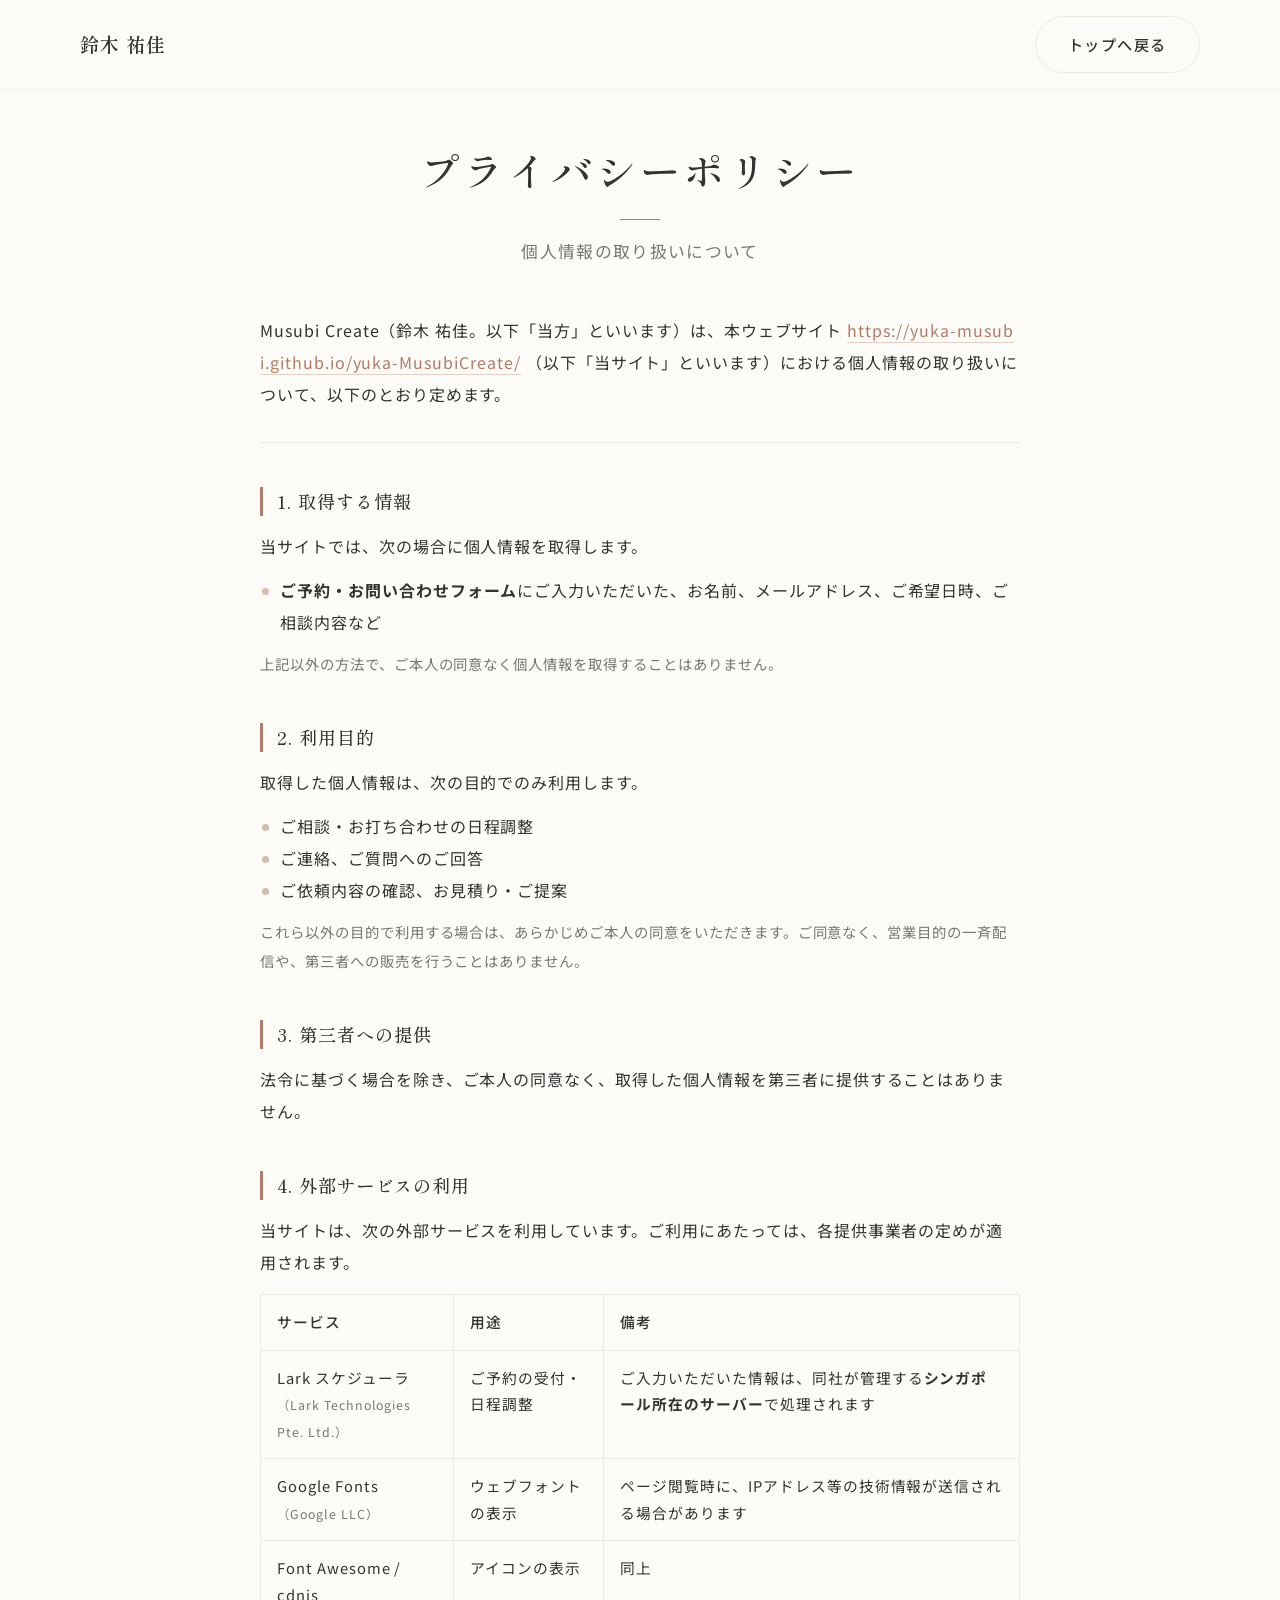
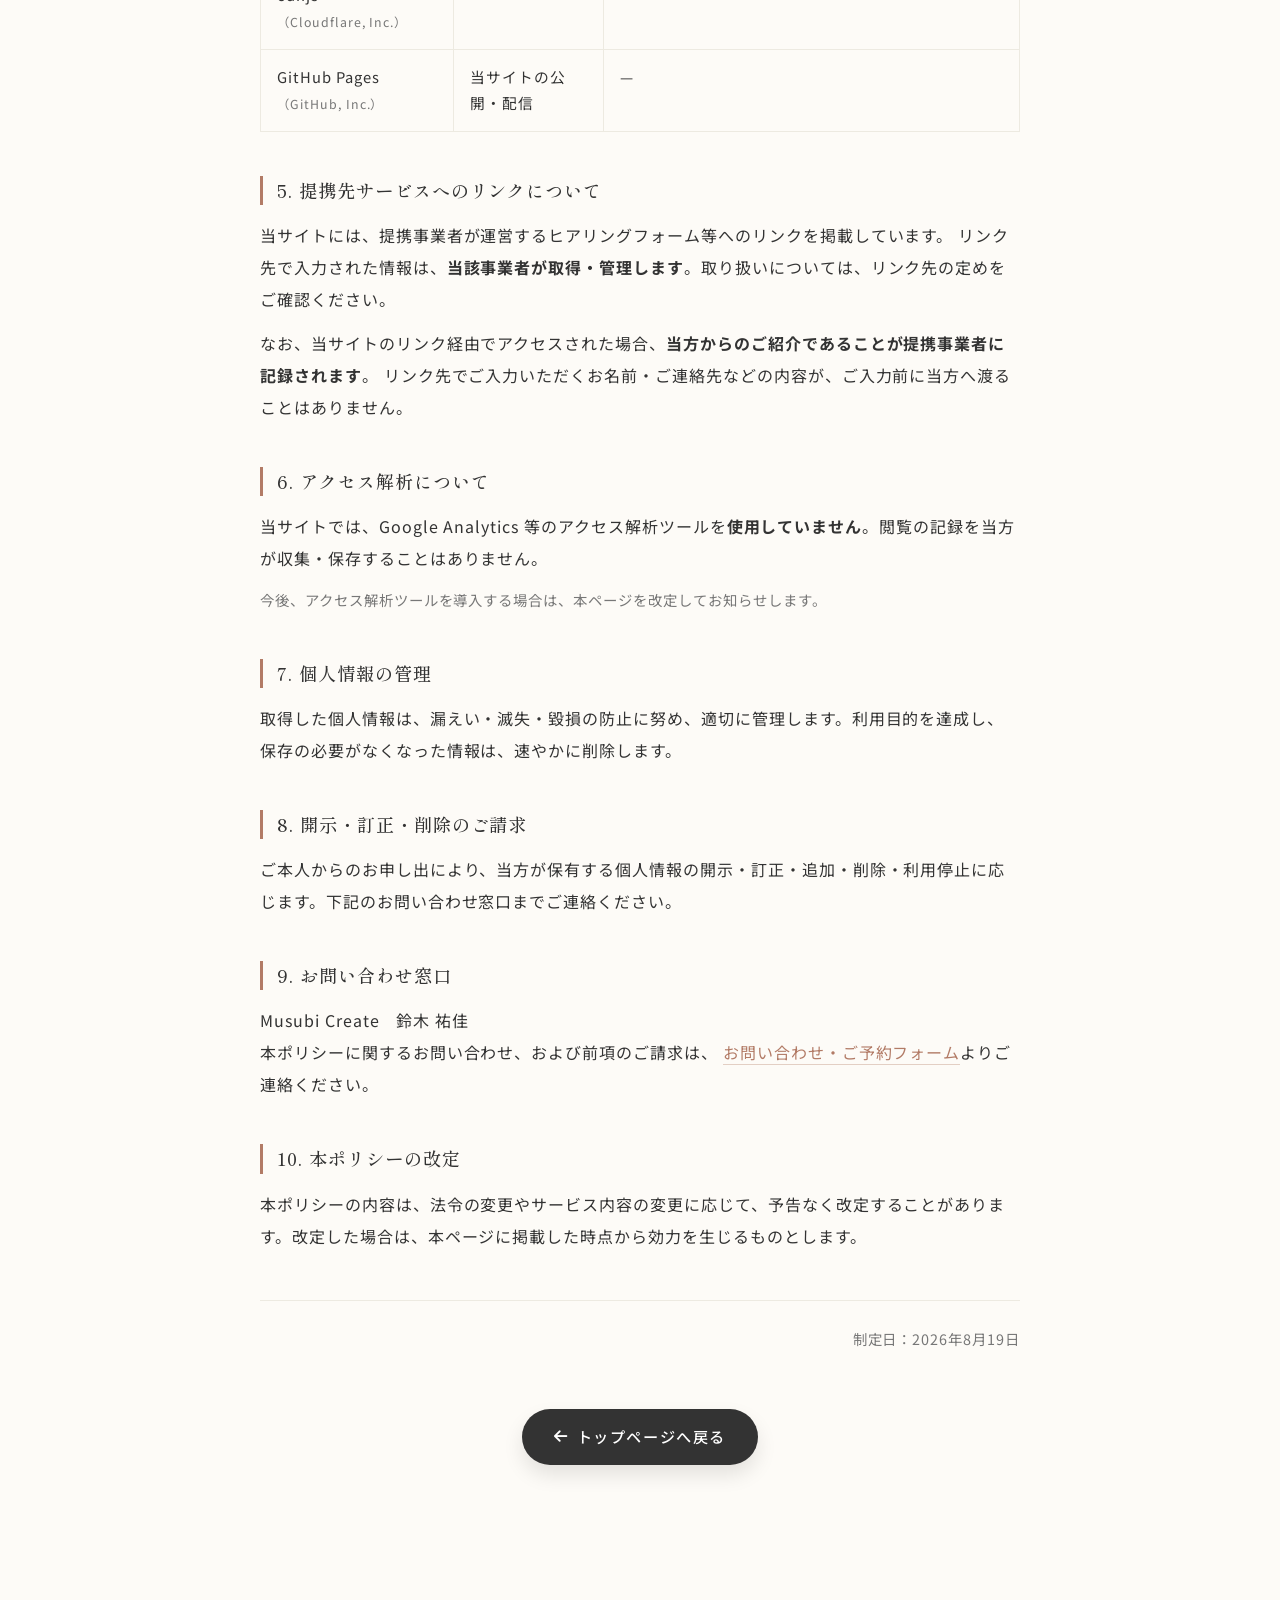
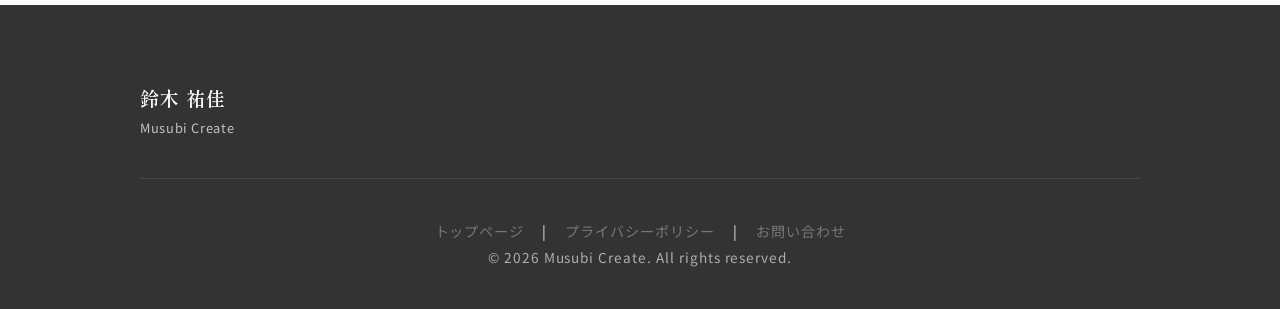
<file: privacy.html>
<!DOCTYPE html>
<html lang="ja">

<head>
    <meta charset="UTF-8">
    <meta name="viewport" content="width=device-width, initial-scale=1.0">
    <title>プライバシーポリシー｜鈴木 祐佳（Musubi Create）</title>
    <meta name="description" content="Musubi Create（鈴木 祐佳）のプライバシーポリシー。当サイトで取得する個人情報の項目・利用目的・外部サービスの利用・お問い合わせ窓口について記載しています。">
    <meta name="robots" content="index, follow">
    <!-- Google Fonts -->
    <link rel="preconnect" href="https://fonts.googleapis.com">
    <link rel="preconnect" href="https://fonts.gstatic.com" crossorigin>
    <link
        href="https://fonts.googleapis.com/css2?family=Noto+Sans+JP:wght@300;400;500;700&family=Shippori+Mincho:wght@400;500;600;700&display=swap"
        rel="stylesheet">
    <!-- FontAwesome -->
    <link rel="stylesheet" href="https://cdnjs.cloudflare.com/ajax/libs/font-awesome/6.5.1/css/all.min.css">
    <link rel="stylesheet" href="./styles.css">
</head>

<body>

    <!-- Header -->
    <header class="site-header">
        <div class="header-container">
            <div class="header-left">
                <a href="./" class="logo-text">鈴木 祐佳</a>
            </div>
            <a href="./" class="btn btn-outline header-cta">トップへ戻る</a>
        </div>
    </header>

    <main>
        <section class="legal-page section-spacing">
            <div class="container">
                <h1 class="section-title">プライバシーポリシー</h1>
                <p class="section-subtitle text-center">個人情報の取り扱いについて</p>

                <div class="legal-body">
                    <p class="legal-intro">
                        Musubi Create（鈴木 祐佳。以下「当方」といいます）は、本ウェブサイト
                        <a href="https://yuka-musubi.github.io/yuka-MusubiCreate/">https://yuka-musubi.github.io/yuka-MusubiCreate/</a>
                        （以下「当サイト」といいます）における個人情報の取り扱いについて、以下のとおり定めます。
                    </p>

                    <h2>1. 取得する情報</h2>
                    <p>当サイトでは、次の場合に個人情報を取得します。</p>
                    <ul>
                        <li><strong>ご予約・お問い合わせフォーム</strong>にご入力いただいた、お名前、メールアドレス、ご希望日時、ご相談内容など</li>
                    </ul>
                    <p class="legal-note">上記以外の方法で、ご本人の同意なく個人情報を取得することはありません。</p>

                    <h2>2. 利用目的</h2>
                    <p>取得した個人情報は、次の目的でのみ利用します。</p>
                    <ul>
                        <li>ご相談・お打ち合わせの日程調整</li>
                        <li>ご連絡、ご質問へのご回答</li>
                        <li>ご依頼内容の確認、お見積り・ご提案</li>
                    </ul>
                    <p class="legal-note">これら以外の目的で利用する場合は、あらかじめご本人の同意をいただきます。ご同意なく、営業目的の一斉配信や、第三者への販売を行うことはありません。</p>

                    <h2>3. 第三者への提供</h2>
                    <p>法令に基づく場合を除き、ご本人の同意なく、取得した個人情報を第三者に提供することはありません。</p>

                    <h2>4. 外部サービスの利用</h2>
                    <p>当サイトは、次の外部サービスを利用しています。ご利用にあたっては、各提供事業者の定めが適用されます。</p>
                    <div class="legal-table-wrap">
                        <table class="legal-table">
                            <thead>
                                <tr>
                                    <th>サービス</th>
                                    <th>用途</th>
                                    <th>備考</th>
                                </tr>
                            </thead>
                            <tbody>
                                <tr>
                                    <td>Lark スケジューラ<br><small>（Lark Technologies Pte. Ltd.）</small></td>
                                    <td>ご予約の受付・日程調整</td>
                                    <td>ご入力いただいた情報は、同社が管理する<strong>シンガポール所在のサーバー</strong>で処理されます</td>
                                </tr>
                                <tr>
                                    <td>Google Fonts<br><small>（Google LLC）</small></td>
                                    <td>ウェブフォントの表示</td>
                                    <td>ページ閲覧時に、IPアドレス等の技術情報が送信される場合があります</td>
                                </tr>
                                <tr>
                                    <td>Font Awesome / cdnjs<br><small>（Cloudflare, Inc.）</small></td>
                                    <td>アイコンの表示</td>
                                    <td>同上</td>
                                </tr>
                                <tr>
                                    <td>GitHub Pages<br><small>（GitHub, Inc.）</small></td>
                                    <td>当サイトの公開・配信</td>
                                    <td>—</td>
                                </tr>
                            </tbody>
                        </table>
                    </div>

                    <h2>5. 提携先サービスへのリンクについて</h2>
                    <p>
                        当サイトには、提携事業者が運営するヒアリングフォーム等へのリンクを掲載しています。
                        リンク先で入力された情報は、<strong>当該事業者が取得・管理します</strong>。取り扱いについては、リンク先の定めをご確認ください。
                    </p>
                    <p>
                        なお、当サイトのリンク経由でアクセスされた場合、<strong>当方からのご紹介であることが提携事業者に記録されます</strong>。
                        リンク先でご入力いただくお名前・ご連絡先などの内容が、ご入力前に当方へ渡ることはありません。
                    </p>

                    <h2>6. アクセス解析について</h2>
                    <p>当サイトでは、Google Analytics 等のアクセス解析ツールを<strong>使用していません</strong>。閲覧の記録を当方が収集・保存することはありません。</p>
                    <p class="legal-note">今後、アクセス解析ツールを導入する場合は、本ページを改定してお知らせします。</p>

                    <h2>7. 個人情報の管理</h2>
                    <p>取得した個人情報は、漏えい・滅失・毀損の防止に努め、適切に管理します。利用目的を達成し、保存の必要がなくなった情報は、速やかに削除します。</p>

                    <h2>8. 開示・訂正・削除のご請求</h2>
                    <p>ご本人からのお申し出により、当方が保有する個人情報の開示・訂正・追加・削除・利用停止に応じます。下記のお問い合わせ窓口までご連絡ください。</p>

                    <h2>9. お問い合わせ窓口</h2>
                    <p>
                        Musubi Create　鈴木 祐佳<br>
                        本ポリシーに関するお問い合わせ、および前項のご請求は、
                        <a href="./#booking">お問い合わせ・ご予約フォーム</a>よりご連絡ください。
                    </p>

                    <h2>10. 本ポリシーの改定</h2>
                    <p>本ポリシーの内容は、法令の変更やサービス内容の変更に応じて、予告なく改定することがあります。改定した場合は、本ページに掲載した時点から効力を生じるものとします。</p>

                    <p class="legal-date">制定日：2026年8月19日</p>
                </div>

                <div class="legal-back">
                    <a href="./" class="btn btn-primary"><i class="fa-solid fa-arrow-left" style="margin-right:8px;"></i>トップページへ戻る</a>
                </div>
            </div>
        </section>
    </main>

    <!-- Footer -->
    <footer class="site-footer">
        <div class="container">
            <div class="footer-content">
                <div class="footer-logo">
                    <span class="logo-text">鈴木 祐佳 <br><small>Musubi Create</small></span>
                </div>
            </div>
            <div class="footer-links">
                <a href="./">トップページ</a>
                <span class="footer-sep">|</span>
                <a href="./privacy.html">プライバシーポリシー</a>
                <span class="footer-sep">|</span>
                <a href="./#booking">お問い合わせ</a>
            </div>
            <div class="copyright">
                <p>&copy; 2026 Musubi Create. All rights reserved.</p>
            </div>
        </div>
    </footer>
</body>

</html>
</file>
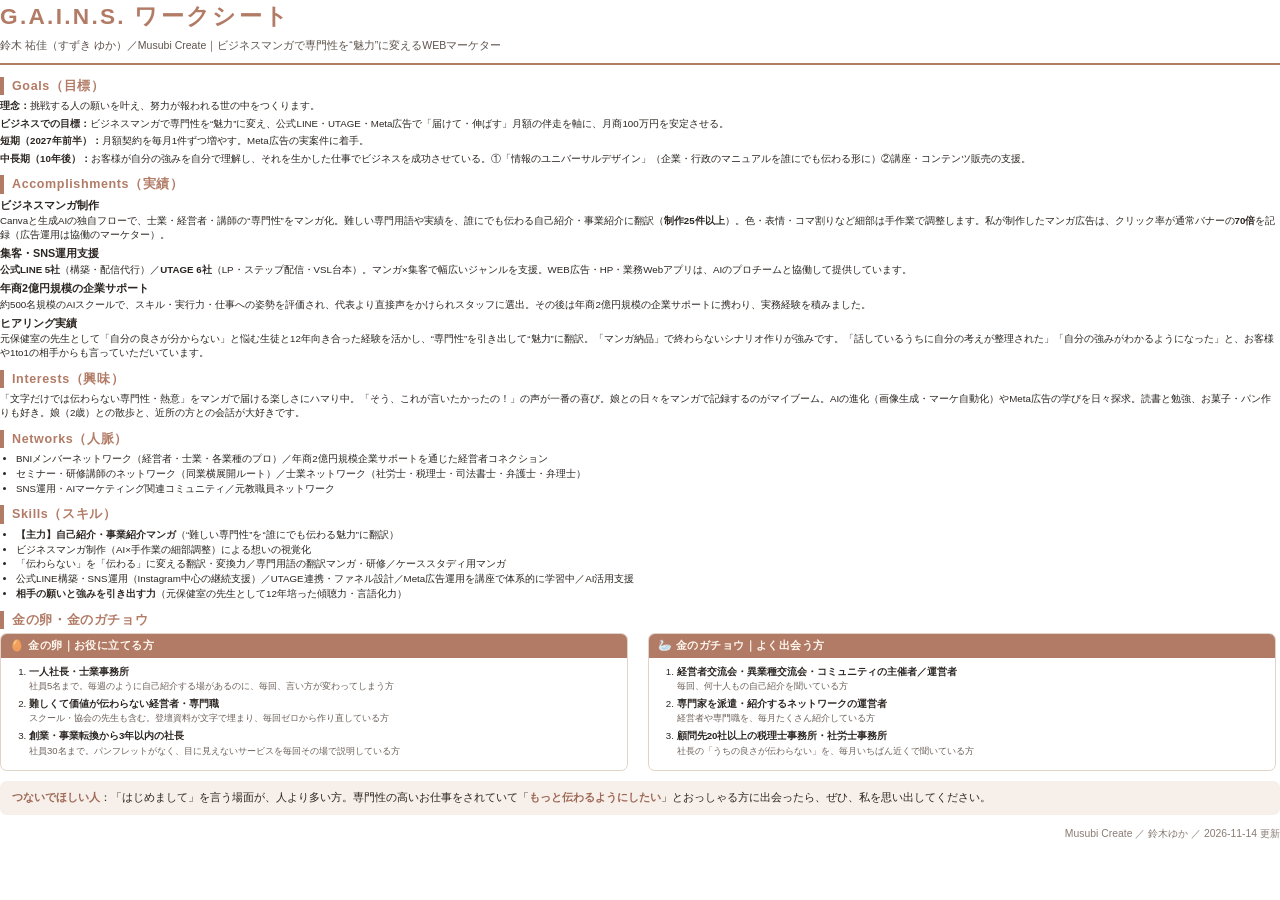
<file: _gains/GAINS.html>
<!DOCTYPE html>
<html lang="ja">
<head>
<meta charset="utf-8">
<title>G.A.I.N.S. ワークシート｜鈴木ゆか</title>
<style>
  @page { size: A4 portrait; margin: 10mm 12mm 8mm; }
  * { box-sizing: border-box; }
  body{
    margin:0; color:#2B2521;
    font-family:"Hiragino Kaku Gothic ProN","Yu Gothic",sans-serif;
    font-size:7.3pt; line-height:1.46;
    -webkit-print-color-adjust:exact; print-color-adjust:exact;
  }
  h1{ font-size:17pt; color:#B27B66; letter-spacing:.10em; margin:0 0 4pt; font-weight:700; }
  .byline{ font-size:7.9pt; color:#5E534C; margin:0 0 7pt; }
  .rule{ height:1.4pt; background:#B27B66; margin:0 0 9pt; }
  h2{
    font-size:9.4pt; color:#B27B66; margin:7pt 0 3pt; padding-left:6pt; 
    border-left:3.4pt solid #B27B66; letter-spacing:.05em; font-weight:700;
  }
  h2:first-of-type{ margin-top:0; }
  h3{ font-size:8.1pt; margin:3pt 0 0.5pt; font-weight:700; }
  p{ margin:0 0 2.5pt; }
  .lead b{ color:#2B2521; }
  ul{ margin:0; padding-left:12pt; }
  li{ margin-bottom:1.5pt; }
  .tight li{ margin-bottom:0.5pt; }

  .refer{ margin-top:3pt; font-size:0; }
  .refer-col{
    display:inline-block; vertical-align:top; width:49.1%; font-size:7.3pt;
    border:0.7pt solid #E0D3C7; border-radius:5pt; overflow:hidden;
    break-inside:avoid;
  }
  .refer-col + .refer-col{ margin-left:1.5%; }
  .refer-head{
    background:#B27B66; color:#FFF8F0; font-weight:700;
    font-size:8.2pt; padding:3pt 7pt; letter-spacing:.04em;
  }
  .refer-body{ padding:5pt 9pt 6pt; }
  .refer-body ol{ margin:0; padding-left:12pt; }
  .refer-body li{ margin-bottom:3pt; }
  .refer-body .who{ font-weight:700; }
  .refer-body .sign{ display:block; color:#6B5F57; font-size:7.1pt; line-height:1.5; }

  .trigger{
    margin-top:8pt; background:#F7EFE9; border-radius:5pt;
    padding:6pt 9pt; font-size:8.1pt; line-height:1.65; break-inside:avoid;
  }
  .trigger b{ color:#9D6855; }
  .foot{ margin-top:8pt; font-size:7.8pt; color:#8A7C73; text-align:right; }
</style>
</head>
<body>

<h1>G.A.I.N.S. ワークシート</h1>
<p class="byline">鈴木 祐佳（すずき ゆか）／Musubi Create｜ビジネスマンガで専門性を&ldquo;魅力&rdquo;に変えるWEBマーケター</p>
<div class="rule"></div>

<h2>Goals（目標）</h2>
<p class="lead"><b>理念：</b>挑戦する人の願いを叶え、努力が報われる世の中をつくります。</p>
<p class="lead"><b>ビジネスでの目標：</b>ビジネスマンガで専門性を&ldquo;魅力&rdquo;に変え、公式LINE・UTAGE・Meta広告で「届けて・伸ばす」月額の伴走を軸に、月商100万円を安定させる。</p>
<p class="lead"><b>短期（2027年前半）：</b>月額契約を毎月1件ずつ増やす。Meta広告の実案件に着手。</p>
<p class="lead"><b>中長期（10年後）：</b>お客様が自分の強みを自分で理解し、それを生かした仕事でビジネスを成功させている。①「情報のユニバーサルデザイン」（企業・行政のマニュアルを誰にでも伝わる形に）②講座・コンテンツ販売の支援。</p>

<h2>Accomplishments（実績）</h2>
<h3>ビジネスマンガ制作</h3>
<p>Canvaと生成AIの独自フローで、士業・経営者・講師の&ldquo;専門性&rdquo;をマンガ化。難しい専門用語や実績を、誰にでも伝わる自己紹介・事業紹介に翻訳（<b>制作25件以上</b>）。色・表情・コマ割りなど細部は手作業で調整します。私が制作したマンガ広告は、クリック率が通常バナーの<b>70倍</b>を記録（広告運用は協働のマーケター）。</p>
<h3>集客・SNS運用支援</h3>
<p><b>公式LINE 5社</b>（構築・配信代行）／<b>UTAGE 6社</b>（LP・ステップ配信・VSL台本）。マンガ×集客で幅広いジャンルを支援。WEB広告・HP・業務Webアプリは、AIのプロチームと協働して提供しています。</p>
<h3>年商2億円規模の企業サポート</h3>
<p>約500名規模のAIスクールで、スキル・実行力・仕事への姿勢を評価され、代表より直接声をかけられスタッフに選出。その後は年商2億円規模の企業サポートに携わり、実務経験を積みました。</p>
<h3>ヒアリング実績</h3>
<p>元保健室の先生として「自分の良さが分からない」と悩む生徒と12年向き合った経験を活かし、&ldquo;専門性&rdquo;を引き出して&ldquo;魅力&rdquo;に翻訳。「マンガ納品」で終わらないシナリオ作りが強みです。「話しているうちに自分の考えが整理された」「自分の強みがわかるようになった」と、お客様や1to1の相手からも言っていただいています。</p>

<h2>Interests（興味）</h2>
<p>「文字だけでは伝わらない専門性・熱意」をマンガで届ける楽しさにハマり中。「そう、これが言いたかったの！」の声が一番の喜び。娘との日々をマンガで記録するのがマイブーム。AIの進化（画像生成・マーケ自動化）やMeta広告の学びを日々探求。読書と勉強、お菓子・パン作りも好き。娘（2歳）との散歩と、近所の方との会話が大好きです。</p>

<h2>Networks（人脈）</h2>
<ul class="tight">
  <li>BNIメンバーネットワーク（経営者・士業・各業種のプロ）／年商2億円規模企業サポートを通じた経営者コネクション</li>
  <li>セミナー・研修講師のネットワーク（同業横展開ルート）／士業ネットワーク（社労士・税理士・司法書士・弁護士・弁理士）</li>
  <li>SNS運用・AIマーケティング関連コミュニティ／元教職員ネットワーク</li>
</ul>

<h2>Skills（スキル）</h2>
<ul class="tight">
  <li><b>【主力】自己紹介・事業紹介マンガ</b>（&ldquo;難しい専門性&rdquo;を&ldquo;誰にでも伝わる魅力&rdquo;に翻訳）</li>
  <li>ビジネスマンガ制作（AI×手作業の細部調整）による想いの視覚化</li>
  <li>「伝わらない」を「伝わる」に変える翻訳・変換力／専門用語の翻訳マンガ・研修／ケーススタディ用マンガ</li>
  <li>公式LINE構築・SNS運用（Instagram中心の継続支援）／UTAGE連携・ファネル設計／Meta広告運用を講座で体系的に学習中／AI活用支援</li>
  <li><b>相手の願いと強みを引き出す力</b>（元保健室の先生として12年培った傾聴力・言語化力）</li>
</ul>

<h2>金の卵・金のガチョウ</h2>
<div class="refer">
  <div class="refer-col">
    <div class="refer-head">🥚 金の卵｜お役に立てる方</div>
    <div class="refer-body">
      <ol>
        <li><span class="who">一人社長・士業事務所</span>
          <span class="sign">社員5名まで。毎週のように自己紹介する場があるのに、毎回、言い方が変わってしまう方</span></li>
        <li><span class="who">難しくて価値が伝わらない経営者・専門職</span>
          <span class="sign">スクール・協会の先生も含む。登壇資料が文字で埋まり、毎回ゼロから作り直している方</span></li>
        <li><span class="who">創業・事業転換から3年以内の社長</span>
          <span class="sign">社員30名まで。パンフレットがなく、目に見えないサービスを毎回その場で説明している方</span></li>
      </ol>
    </div>
  </div>
  <div class="refer-col">
    <div class="refer-head">🦢 金のガチョウ｜よく出会う方</div>
    <div class="refer-body">
      <ol>
        <li><span class="who">経営者交流会・異業種交流会・コミュニティの主催者／運営者</span>
          <span class="sign">毎回、何十人もの自己紹介を聞いている方</span></li>
        <li><span class="who">専門家を派遣・紹介するネットワークの運営者</span>
          <span class="sign">経営者や専門職を、毎月たくさん紹介している方</span></li>
        <li><span class="who">顧問先20社以上の税理士事務所・社労士事務所</span>
          <span class="sign">社長の「うちの良さが伝わらない」を、毎月いちばん近くで聞いている方</span></li>
      </ol>
    </div>
  </div>
</div>

<div class="trigger">
  <b>つないでほしい人</b>：「はじめまして」を言う場面が、人より多い方。専門性の高いお仕事をされていて「<b>もっと伝わるようにしたい</b>」とおっしゃる方に出会ったら、ぜひ、私を思い出してください。
</div>

<p class="foot">Musubi Create ／ 鈴木ゆか ／ 2026-11-14 更新</p>

</body>
</html>
</file>
<file: styles.css>
@charset "UTF-8";

/* =========================================================================
   Variables & Reset
   ========================================================================= */
:root {
    /* Colors */
    --bg-color: #FDFBF7;
    /* Very soft, bright beige */
    --bg-white: #FFFFFF;
    --text-main: #333333;
    /* Charcoal, softer than pure black */
    --text-light: #777777;
    /* Soft gray for meta text */
    --accent: #B27B66;
    /* Sophisticated soft terracotta/brown */
    --accent-hover: #9D6855;
    --border-color: #EDEAE1;

    /* Shadows - Spicato style: very soft, spread out */
    --shadow-soft: 0 20px 50px rgba(0, 0, 0, 0.04);
    --shadow-hover: 0 30px 60px rgba(0, 0, 0, 0.08);

    /* Typography */
    --font-heading: 'Shippori Mincho', serif;
    --font-body: 'Noto Sans JP', sans-serif;

    /* Border Radius */
    --radius-lg: 24px;
    --radius-md: 16px;
    --radius-sm: 8px;
}

* {
    margin: 0;
    padding: 0;
    box-sizing: border-box;
}

html {
    scroll-behavior: smooth;
}

body {
    font-family: var(--font-body);
    background-color: var(--bg-color);
    color: var(--text-main);
    line-height: 1.8;
    letter-spacing: 0.06em;
    -webkit-font-smoothing: antialiased;
    -moz-osx-font-smoothing: grayscale;
}

img {
    max-width: 100%;
    height: auto;
    display: block;
}

a {
    text-decoration: none;
    color: inherit;
    transition: all 0.3s ease;
}

/* =========================================================================
   Typography & Utilities
   ========================================================================= */
h1,
h2,
h3,
h4,
h5,
h6 {
    font-family: var(--font-heading);
    font-weight: 500;
    line-height: 1.5;
    color: var(--text-main);
}

.section-title {
    font-size: 2.5rem;
    text-align: center;
    position: relative;
    padding-bottom: 20px;
    margin-bottom: 16px;
    letter-spacing: 0.1em;
}

.section-title::after {
    content: '';
    position: absolute;
    bottom: 0;
    left: 50%;
    transform: translateX(-50%);
    width: 40px;
    height: 1px;
    background-color: var(--accent);
}

.section-subtitle {
    color: var(--text-light);
    font-size: 1.05rem;
    letter-spacing: 0.08em;
}

.subsection-title {
    font-size: 1.8rem;
    margin-bottom: 1rem;
}

.text-center {
    text-align: center;
}

.mb-2 {
    margin-bottom: 1rem;
}

.mb-4 {
    margin-bottom: 2rem;
}

.mb-5 {
    margin-bottom: 3rem;
}

.mb-6 {
    margin-bottom: 4rem;
}

.text-light {
    color: var(--text-light);
}

.mt-4 {
    margin-top: 2rem;
}

.mt-5 {
    margin-top: 3rem;
}

.mt-6 {
    margin-top: 4rem;
}

.bg-white {
    background-color: var(--bg-white);
}

.sp-only {
    display: none;
}

.shadow-soft {
    box-shadow: var(--shadow-soft);
    border-radius: var(--radius-lg);
}

.container {
    max-width: 1080px;
    margin: 0 auto;
    padding: 0 40px;
}

.section-spacing {
    padding: 140px 0;
}

/* =========================================================================
   Buttons
   ========================================================================= */
.btn {
    display: inline-flex;
    align-items: center;
    justify-content: center;
    padding: 14px 32px;
    border-radius: 50px;
    font-size: 0.95rem;
    font-weight: 500;
    letter-spacing: 0.1em;
    cursor: pointer;
    transition: all 0.3s ease;
}

.btn-primary {
    background-color: var(--text-main);
    color: #fff;
    box-shadow: 0 10px 20px rgba(0, 0, 0, 0.1);
}

.btn-primary:hover {
    background-color: var(--accent);
    transform: translateY(-2px);
    box-shadow: 0 15px 30px rgba(0, 0, 0, 0.15);
}

.btn-outline {
    border: 1px solid var(--border-color);
    background-color: transparent;
    color: var(--text-main);
}

.btn-outline:hover {
    border-color: var(--text-main);
    background-color: var(--text-main);
    color: #fff;
}

/* =========================================================================
   Header
   ========================================================================= */
.site-header {
    position: fixed;
    top: 0;
    left: 0;
    width: 100%;
    background-color: rgba(253, 251, 247, 0.9);
    backdrop-filter: blur(10px);
    -webkit-backdrop-filter: blur(10px);
    z-index: 1000;
    border-bottom: 1px solid rgba(0, 0, 0, 0.03);
    padding: 16px 0;
    transition: all 0.3s ease;
}

.header-container {
    max-width: 1200px;
    margin: 0 auto;
    padding: 0 40px;
    display: flex;
    justify-content: space-between;
    align-items: center;
}

.header-left {
    display: flex;
    align-items: center;
    gap: 12px;
}

.header-icon {
    width: 40px;
    height: 40px;
    border-radius: 50%;
    object-fit: cover;
    object-position: top center;
    /* Focus on the top to avoid cropping the head */
    border: 1px solid var(--border-color);
}

.logo-text {
    font-family: var(--font-heading);
    font-size: 1.2rem;
    font-weight: 600;
    letter-spacing: 0.05em;
}

.header-right {
    display: flex;
    align-items: center;
    gap: 24px;
}

.sns-links {
    display: flex;
    gap: 16px;
    align-items: center;
}

.sns-links a {
    display: flex;
    align-items: center;
    justify-content: center;
    width: 36px;
    height: 36px;
    border-radius: 50%;
    background-color: var(--bg-white);
    color: var(--text-main);
    border: 1px solid var(--border-color);
    font-size: 1.1rem;
}

.sns-links a:hover {
    color: #fff;
    background-color: var(--accent);
    border-color: var(--accent);
}

/* =========================================================================
   Hero Section
   ========================================================================= */
.hero {
    min-height: 100vh;
    display: flex;
    align-items: center;
    position: relative;
    padding-top: 80px;
    /* Offset for header */
}

.hero-inner {
    position: relative;
    z-index: 2;
    padding: 80px 40px;
    display: flex;
    flex-direction: column;
    align-items: center;
    justify-content: center;
    text-align: center;
    gap: 24px;
}

.hero-content {
    width: 100%;
    max-width: 100%;
    margin: 0 auto;
    text-align: center;
}

.hero-image {
    flex: 1;
    display: flex;
    justify-content: center;
    align-items: center;
    padding-top: 16px;
}

.hero-profile-wrapper {
    width: 100%;
    max-width: 460px;
    aspect-ratio: 1/1;
    border-radius: 50%;
    overflow: hidden;
    position: relative;
    box-shadow: var(--shadow-soft);
    background-color: var(--bg-color);
    /* Matches the main cream background */
    /* Use flex to align the image to the very bottom */
    display: flex;
    justify-content: center;
    align-items: flex-end;
}

.hero-profile-img {
    width: 100%;
    height: 96%;
    /* Strictly limit image height to 90% of the circle to prevent top cropping */
    object-fit: contain;
    object-position: bottom center;
    /* Force bottom alignment */
    mix-blend-mode: multiply;
    /* This removes the white background of the image to blend perfectly */
    transform: translateY(6px);
}

.hero-subtitle {
    font-size: 1.1rem;
    font-weight: 500;
    margin-bottom: 1.5rem;
    letter-spacing: 0.1em;
}

.hero-subtitle .highlight {
    color: var(--accent);
    font-family: var(--font-heading);
    font-size: 1.3rem;
}

.hero-title {
    font-size: clamp(2.5rem, 5.6vw, 4.4rem);
    line-height: 1.25;
    margin-bottom: 2.5rem;
    letter-spacing: 0.03em;
}

.hero-description {
    font-size: 1.15rem;
    color: var(--text-light);
    margin: 0 auto 3rem;
    max-width: 620px;
}

/* Flow Diagram in Hero */
.hero-flow-diagram {
    display: inline-flex;
    align-items: center;
    gap: 16px;
    background: var(--bg-white);
    padding: 16px 24px;
    border-radius: 100px;
    box-shadow: 0 10px 30px rgba(0, 0, 0, 0.03);
    margin-bottom: 1rem;
}

.flow-step {
    display: flex;
    align-items: center;
    gap: 8px;
}

.flow-icon {
    font-family: var(--font-heading);
    font-size: 0.85rem;
    color: var(--accent);
    font-weight: 600;
}

.flow-text {
    font-size: 1rem;
    font-weight: 500;
}

.flow-arrow {
    color: var(--border-color);
    font-size: 0.9rem;
}

.hero-bg-decoration {
    position: absolute;
    top: 0;
    right: 0;
    width: 45%;
    height: 100%;
    background: linear-gradient(135deg, #F8F4EC 0%, #FAF6F0 100%);
    border-bottom-left-radius: 40px;
    z-index: 1;
}

/* =========================================================================
   Intro Section
   ========================================================================= */
.intro-texts p {
    font-size: 1.15rem;
    margin-bottom: 1.5rem;
    color: var(--text-light);
}

.intro-texts .intro-lead {
    font-family: var(--font-heading);
    font-size: 1.6rem;
    color: var(--text-main);
    margin-bottom: 2rem;
}

/* Vision Images added below text */
.vision-images {
    display: flex;
    justify-content: center;
    gap: 40px;
    width: 100%;
    max-width: 900px;
    margin: 0 auto;
}

.vision-img-wrapper {
    flex: 1;
    max-width: 400px;
    border-radius: var(--radius-lg);
    overflow: hidden;
}

.vision-img-wrapper img {
    width: 100%;
    height: auto;
    object-fit: cover;
    transition: transform 0.4s ease;
}

.vision-img-wrapper:hover img {
    transform: scale(1.02);
}

/* =========================================================================
   Strengths / Cards
   ========================================================================= */
.card-grid {
    display: grid;
    grid-template-columns: repeat(2, 1fr);
    gap: 40px;
}

.card {
    background-color: var(--bg-color);
    padding: 48px;
    border-radius: var(--radius-lg);
    box-shadow: inset 0 0 0 1px var(--border-color);
    transition: all 0.4s ease;
}

.card:hover {
    background-color: var(--bg-white);
    box-shadow: var(--shadow-hover);
    transform: translateY(-5px);
}

.card-icon {
    width: 60px;
    height: 60px;
    border-radius: 50%;
    background-color: rgba(178, 123, 102, 0.1);
    color: var(--accent);
    display: flex;
    align-items: center;
    justify-content: center;
    font-size: 1.5rem;
    margin-bottom: 24px;
}

.card h3 {
    font-size: 1.3rem;
    margin-bottom: 16px;
    font-family: var(--font-heading);
}

.card p {
    color: var(--text-light);
    font-size: 1.2rem;
}

/* =========================================================================
   Service Flow & Manga Section
   ========================================================================= */
.process-wrapper {
    display: grid;
    grid-template-columns: repeat(3, 1fr);
    gap: 24px;
}

.process-item {
    background: var(--bg-white);
    border-radius: var(--radius-lg);
    padding: 40px 32px;
    box-shadow: var(--shadow-soft);
    position: relative;
    overflow: hidden;
    transition: transform 0.3s ease;
}

.process-item:hover {
    transform: translateY(-5px);
}

.process-header {
    display: flex;
    flex-direction: column;
    margin-bottom: 24px;
    border-bottom: 1px solid var(--border-color);
    padding-bottom: 16px;
}

.process-num {
    font-family: var(--font-heading);
    color: var(--accent);
    font-size: 1.2rem;
    font-weight: 600;
    margin-bottom: 8px;
}

.process-item h3 {
    font-size: 1.4rem;
}

.process-list {
    list-style: none;
}

.process-list li {
    position: relative;
    padding-left: 20px;
    margin-bottom: 12px;
    color: var(--text-light);
    font-size: 1.2rem;
}

.process-list li::before {
    content: '';
    position: absolute;
    left: 0;
    top: 10px;
    width: 6px;
    height: 6px;
    border-radius: 50%;
    background-color: var(--accent);
    opacity: 0.6;
}

.manga-grid {
    display: grid;
    grid-template-columns: repeat(2, 1fr);
    gap: 28px;
    max-width: 980px;
    margin: 0 auto;
}

.manga-card {
    overflow: hidden;
    background: var(--bg-white);
}

.manga-card img {
    width: 100%;
    height: auto;
    object-fit: contain;
    transition: transform 0.5s ease;
    cursor: zoom-in;
}

.manga-card:hover img {
    transform: scale(1.02);
}

.image-modal {
    position: fixed;
    inset: 0;
    background: rgba(0, 0, 0, 0.78);
    display: none;
    align-items: center;
    justify-content: center;
    z-index: 3000;
    padding: 24px;
}

.image-modal.is-open {
    display: flex;
}

.image-modal img {
    max-width: min(1200px, 95vw);
    max-height: 90vh;
    width: auto;
    height: auto;
    border-radius: 12px;
    box-shadow: 0 20px 50px rgba(0, 0, 0, 0.35);
}

.image-modal-close {
    position: absolute;
    top: 20px;
    right: 24px;
    width: 44px;
    height: 44px;
    border: none;
    border-radius: 50%;
    background: rgba(255, 255, 255, 0.2);
    color: #fff;
    font-size: 1.8rem;
    line-height: 1;
    cursor: pointer;
}

.image-modal-close:hover {
    background: rgba(255, 255, 255, 0.34);
}

/* =========================================================================
   Voices Section
   ========================================================================= */
.voices-grid {
    display: flex;
    flex-direction: column;
    gap: 30px;
}

.voice-card {
    background: var(--bg-color);
    padding: 40px;
}

.voice-header {
    border-bottom: 1px solid var(--border-color);
    padding-bottom: 20px;
    margin-bottom: 20px;
}

.voice-title {
    font-family: var(--font-heading);
    font-size: 1.4rem;
    color: var(--accent);
    margin-bottom: 10px;
    line-height: 1.5;
}

.voice-client {
    font-weight: 600;
    color: var(--text-main);
    font-size: 1.05rem;
}

.voice-details {
    background: var(--bg-white);
    padding: 20px;
    border-radius: var(--radius-sm);
    margin-bottom: 20px;
    border-left: 4px solid var(--accent);
}

.voice-details p {
    margin-bottom: 8px;
    font-size: 1.2rem;
}

.voice-details p:last-child {
    margin-bottom: 0;
}

.voice-body p {
    margin-bottom: 1rem;
    font-size: 1.2rem;
}

.voice-body p:last-child {
    margin-bottom: 0;
}

.voice-body strong {
    color: var(--accent);
}

/* =========================================================================
   Portfolio Link Section
   ========================================================================= */
.portfolio-link-section {
    background-color: var(--bg-soft);
}

/* =========================================================================
   Profile Section
   ========================================================================= */
.profile-card {
    background: var(--bg-white);
    display: flex;
    overflow: hidden;
    border-radius: var(--radius-lg);
}

.profile-card-vertical {
    flex-direction: column;
}

.profile-card-vertical .profile-image-col {
    flex: none;
    width: 100%;
    padding: 0 48px 48px 48px;
    height: auto;
    min-height: 400px;
}

.profile-card-vertical .profile-main-img {
    width: 100%;
    height: 100%;
    object-fit: contain;
    /* Ensure the whole image is visible without cropping */
    border-radius: var(--radius-lg);
}

.profile-image-col {
    flex: 0 0 45%;
    position: relative;
}

.profile-main-img {
    width: 100%;
    height: 100%;
    object-fit: cover;
}

.profile-info-col {
    flex: 1;
    padding: 60px 48px;
}

.profile-role {
    font-size: 1.15rem;
    color: var(--accent);
    letter-spacing: 0.1em;
    display: block;
    margin-bottom: 8px;
}

.profile-name {
    font-size: 2.25rem;
    margin-bottom: 4px;
}

.profile-name span {
    font-family: var(--font-body);
    font-size: 1.15rem;
    color: var(--text-light);
    font-weight: 400;
    margin-left: 12px;
    letter-spacing: 0.05em;
}

.profile-yago {
    font-size: 1.25rem;
    color: var(--text-light);
    margin-bottom: 32px;
}

.profile-list {
    display: grid;
    gap: 24px;
}

.profile-list dt {
    font-weight: 600;
    font-family: var(--font-heading);
    color: var(--text-main);
    font-size: 1.25rem;
    margin-bottom: 8px;
    border-bottom: 1px solid var(--border-color);
    padding-bottom: 4px;
    display: inline-block;
}

.profile-list dd {
    color: var(--text-light);
    font-size: 1.2rem;
    line-height: 1.8;
    margin-left: 0;
}

/* =========================================================================
   Booking / Scheduler
   ========================================================================= */
.booking-lead {
    font-size: 1.15rem;
    color: var(--text-light);
}

.scheduler-container {
    background: var(--bg-white);
    border-radius: var(--radius-lg);
    overflow: hidden;
    margin: 0 auto;
    max-width: 900px;
}

/* =========================================================================
   Footer
   ========================================================================= */
.site-footer {
    background-color: var(--text-main);
    color: #ffffff;
    padding: 80px 0 40px;
}

.footer-content {
    display: flex;
    justify-content: space-between;
    align-items: center;
    border-bottom: 1px solid rgba(255, 255, 255, 0.1);
    padding-bottom: 40px;
    margin-bottom: 40px;
}

.footer-logo {
    display: flex;
    align-items: center;
    gap: 16px;
}

.footer-icon {
    width: 48px;
    height: 48px;
    border-radius: 50%;
    object-fit: cover;
    object-position: top center;
    /* Focus on the top to avoid cropping the head */
    border: 1px solid rgba(255, 255, 255, 0.2);
}

.footer-logo .logo-text {
    color: #ffffff;
    line-height: 1.4;
}

.footer-logo small {
    font-family: var(--font-body);
    font-weight: 400;
    font-size: 0.8rem;
    opacity: 0.7;
    letter-spacing: 0.05em;
}

.footer-sns a {
    background-color: rgba(255, 255, 255, 0.1);
    border-color: transparent;
    color: #fff;
}

.footer-sns a:hover {
    background-color: var(--accent);
}

.copyright {
    text-align: center;
    font-size: 0.85rem;
    opacity: 0.6;
}

/* =========================================================================
   Responsive Adjustments
   ========================================================================= */
@media (max-width: 992px) {
    .hero-inner {
        flex-direction: column;
        text-align: center;
        gap: 60px;
    }

    .hero-title {
        font-size: 3.4rem;
    }

    .hero-profile-wrapper {
        max-width: 420px;
    }

    .hero-flow-diagram {
        justify-content: center;
    }

    .vision-images {
        flex-direction: column;
        align-items: center;
        gap: 30px;
    }

    .vision-img-wrapper {
        max-width: 100%;
    }

    .card-grid {
        grid-template-columns: 1fr;
    }

    .process-wrapper {
        grid-template-columns: 1fr;
    }

    .manga-grid {
        grid-template-columns: 1fr;
    }

    .profile-card {
        flex-direction: column;
    }

    .profile-image-col {
        flex: none;
        height: auto;
        min-height: 350px;
    }

    .hero-bg-decoration {
        width: 30%;
    }
}

@media (max-width: 768px) {
    html {
        font-size: 81.25%;
    }

    .container {
        padding: 0 24px;
    }

    .section-spacing {
        padding: 80px 0;
    }

    .sp-only {
        display: block;
    }

    .header-container {
        padding: 0 24px;
    }

    .header-cta {
        display: none;
    }

    /* Hide button on mobile header to save space */
    .sns-links {
        gap: 8px;
    }

    .sns-links a {
        width: 32px;
        height: 32px;
        font-size: 1rem;
    }

    .hero {
        padding-top: 100px;
        text-align: center;
    }

    .hero-inner {
        padding: 40px 0;
    }

    .hero-bg-decoration {
        display: none;
    }

    .hero-title {
        font-size: 2.6rem;
    }

    /* Keep larger typography on PC, but restore original sizing on mobile */
    .profile-role {
        font-size: 0.9rem;
    }

    .profile-name {
        font-size: 2rem;
    }

    .profile-name span {
        font-size: 0.9rem;
    }

    .profile-yago {
        font-size: 1rem;
    }

    .profile-list dt {
        font-size: 1rem;
    }

    .profile-list dd {
        font-size: 0.95rem;
    }

    .card p {
        font-size: 0.95rem;
    }

    .process-list li {
        font-size: 0.95rem;
    }

    .voice-details p {
        font-size: 0.95rem;
    }

    .voice-body p {
        font-size: 1rem;
    }

    .hero-profile-wrapper {
        max-width: 320px;
    }

    .hero-flow-diagram {
        flex-direction: column;
        border-radius: 24px;
        padding: 24px;
        width: 100%;
    }

    .flow-arrow {
        transform: rotate(90deg);
        margin: 8px 0;
    }

    .card {
        padding: 32px 24px;
    }

    .profile-card-vertical .profile-image-col {
        padding: 0 24px 40px 24px;
    }

    .profile-info-col {
        padding: 40px 24px;
    }

    .footer-content {
        flex-direction: column;
        gap: 32px;
        text-align: center;
    }

    .footer-logo {
        flex-direction: column;
    }
}

/* Simple fade-in animation base class (JS could toggle .visible or use intersection observer later if needed) */
.fade-in {
    animation: fadeIn 1s ease forwards;
}

@keyframes fadeIn {
    from {
        opacity: 0;
        transform: translateY(20px);
    }

    to {
        opacity: 1;
        transform: translateY(0);
    }
}

/* =========================================================================
   My Story (Manga) Section
   ========================================================================= */
.my-story {
    background: linear-gradient(180deg, var(--bg-color) 0%, #FAF6EE 100%);
    position: relative;
    overflow: hidden;
}

.story-catch {
    text-align: center;
    margin: 40px auto 56px;
    max-width: 700px;
}

.story-catch-headline {
    font-family: var(--font-heading);
    font-size: 1.9rem;
    font-weight: 600;
    color: var(--text-main);
    letter-spacing: 0.12em;
    line-height: 1.7;
    margin-bottom: 24px;
    position: relative;
    display: inline-block;
}

.story-catch-headline::before,
.story-catch-headline::after {
    content: '';
    position: absolute;
    top: 50%;
    width: 40px;
    height: 1px;
    background-color: var(--accent);
    opacity: 0.5;
}

.story-catch-headline::before {
    left: -56px;
}

.story-catch-headline::after {
    right: -56px;
}

.story-catch-sub {
    font-size: 1.02rem;
    color: var(--text-light);
    line-height: 2;
    letter-spacing: 0.08em;
}

.story-catch-sub .emph {
    color: var(--accent);
    font-weight: 600;
    border-bottom: 2px solid rgba(178, 123, 102, 0.25);
    padding: 0 2px;
}

/* Manga panel stack */
.manga-stack {
    max-width: 620px;
    margin: 0 auto;
    display: flex;
    flex-direction: column;
    gap: 32px;
}

.manga-panel {
    position: relative;
    background: var(--bg-white);
    border-radius: var(--radius-md);
    box-shadow: var(--shadow-soft);
    overflow: hidden;
    cursor: zoom-in;
    transition: transform 0.4s ease, box-shadow 0.4s ease;
}

.manga-panel:hover {
    transform: translateY(-4px);
    box-shadow: var(--shadow-hover);
}

.manga-panel img {
    width: 100%;
    height: auto;
    display: block;
}

.manga-caption {
    position: absolute;
    bottom: 12px;
    right: 16px;
    background: rgba(0, 0, 0, 0.55);
    color: #fff;
    padding: 4px 12px;
    border-radius: 999px;
    font-size: 0.78rem;
    letter-spacing: 0.1em;
    pointer-events: none;
}

/* Story Video */
.story-video {
    max-width: 720px;
    margin: 56px auto 0;
    text-align: center;
}

.story-video-intro {
    font-family: var(--font-heading);
    font-size: 1.1rem;
    color: var(--text-main);
    margin-bottom: 18px;
    letter-spacing: 0.06em;
    line-height: 1.7;
}

.story-video-btn {
    margin-bottom: 28px;
}

.story-video-wrapper {
    position: relative;
    aspect-ratio: 16 / 9;
    background: #000;
    border-radius: var(--radius-md);
    box-shadow: var(--shadow-soft);
    overflow: hidden;
}

.story-video-wrapper video {
    width: 100%;
    height: 100%;
    display: block;
    object-fit: cover;
}

/* YouTube-style play button overlay (initial state only) */
.video-play-overlay {
    position: absolute;
    inset: 0;
    display: flex;
    align-items: center;
    justify-content: center;
    background: rgba(0, 0, 0, 0.18);
    border: 0;
    cursor: pointer;
    padding: 0;
    transition: opacity 0.3s ease, background 0.3s ease;
}

.video-play-overlay:hover {
    background: rgba(0, 0, 0, 0.28);
}

.video-play-overlay.hidden {
    opacity: 0;
    pointer-events: none;
}

.play-icon {
    width: 84px;
    height: 84px;
    border-radius: 50%;
    background: rgba(220, 30, 30, 0.92); /* YouTube-like red */
    box-shadow: 0 6px 24px rgba(0, 0, 0, 0.35);
    display: flex;
    align-items: center;
    justify-content: center;
    transition: transform 0.2s ease, background 0.2s ease;
}

.play-icon::before {
    content: '';
    width: 0;
    height: 0;
    border-style: solid;
    border-width: 16px 0 16px 26px;
    border-color: transparent transparent transparent #fff;
    margin-left: 6px; /* visual centering of triangle */
}

.video-play-overlay:hover .play-icon {
    transform: scale(1.08);
    background: rgba(220, 30, 30, 1);
}

/* Story CTA */
.story-cta {
    text-align: center;
    margin-top: 56px;
    padding: 32px 24px;
}

.story-cta-text {
    font-family: var(--font-heading);
    font-size: 1.2rem;
    color: var(--text-main);
    margin-bottom: 24px;
    letter-spacing: 0.08em;
    line-height: 1.8;
}

/* Mobile adjustments */
@media (max-width: 768px) {
    .story-catch-headline {
        font-size: 1.45rem;
    }

    .story-catch-headline::before,
    .story-catch-headline::after {
        display: none;
    }

    .story-catch-sub {
        font-size: 0.95rem;
    }

    .manga-stack {
        gap: 20px;
    }

    .story-video {
        margin-top: 36px;
    }

    .story-video-intro {
        font-size: 0.95rem;
    }

    .play-icon {
        width: 64px;
        height: 64px;
    }

    .play-icon::before {
        border-width: 12px 0 12px 20px;
        margin-left: 5px;
    }

    .story-cta-text {
        font-size: 1.05rem;
    }
}

/* Mobile-only line break (shown only on mobile screens) */
.mobile-only {
    display: none;
}

@media (max-width: 768px) {
    .mobile-only {
        display: inline;
    }
}

/* Clickable / zoomable image cursor hint */
.clickable-image {
    cursor: zoom-in;
    transition: transform 0.3s ease, box-shadow 0.3s ease, opacity 0.3s ease;
}

.clickable-image:hover {
    opacity: 0.92;
    transform: translateY(-2px);
}

/* =========================================================================
   Lightbox (Manga Enlarged View)
   ========================================================================= */
.lightbox {
    position: fixed;
    inset: 0;
    background: rgba(20, 15, 10, 0.92);
    display: none;
    align-items: center;
    justify-content: center;
    z-index: 9999;
    padding: 20px;
    animation: lightboxFadeIn 0.25s ease;
}

.lightbox.active {
    display: flex;
}

@keyframes lightboxFadeIn {
    from { opacity: 0; }
    to { opacity: 1; }
}

.lightbox-img {
    max-width: 92vw;
    max-height: 88vh;
    width: auto;
    height: auto;
    border-radius: var(--radius-md);
    box-shadow: 0 20px 60px rgba(0, 0, 0, 0.6);
    object-fit: contain;
    animation: lightboxZoomIn 0.3s ease;
}

@keyframes lightboxZoomIn {
    from { transform: scale(0.94); opacity: 0; }
    to { transform: scale(1); opacity: 1; }
}

.lightbox-close,
.lightbox-prev,
.lightbox-next {
    position: absolute;
    background: rgba(255, 255, 255, 0.12);
    color: #fff;
    border: 1px solid rgba(255, 255, 255, 0.25);
    cursor: pointer;
    font-size: 1.8rem;
    line-height: 1;
    width: 52px;
    height: 52px;
    border-radius: 50%;
    display: flex;
    align-items: center;
    justify-content: center;
    transition: background 0.2s ease, transform 0.2s ease;
    backdrop-filter: blur(6px);
    -webkit-backdrop-filter: blur(6px);
}

.lightbox-close:hover,
.lightbox-prev:hover,
.lightbox-next:hover {
    background: rgba(255, 255, 255, 0.25);
    transform: scale(1.05);
}

.lightbox-close {
    top: 24px;
    right: 24px;
    font-size: 2rem;
}

.lightbox-prev {
    left: 24px;
    top: 50%;
    transform: translateY(-50%);
}

.lightbox-prev:hover {
    transform: translateY(-50%) scale(1.05);
}

.lightbox-next {
    right: 24px;
    top: 50%;
    transform: translateY(-50%);
}

.lightbox-next:hover {
    transform: translateY(-50%) scale(1.05);
}

.lightbox-counter {
    position: absolute;
    bottom: 24px;
    left: 50%;
    transform: translateX(-50%);
    color: #fff;
    background: rgba(255, 255, 255, 0.12);
    padding: 6px 18px;
    border-radius: 999px;
    font-size: 0.85rem;
    letter-spacing: 0.15em;
    backdrop-filter: blur(6px);
    -webkit-backdrop-filter: blur(6px);
}

@media (max-width: 768px) {
    .lightbox-close {
        top: 12px;
        right: 12px;
        width: 44px;
        height: 44px;
    }

    .lightbox-prev,
    .lightbox-next {
        width: 44px;
        height: 44px;
        font-size: 1.4rem;
    }

    .lightbox-prev {
        left: 8px;
    }

    .lightbox-next {
        right: 8px;
    }
}

/* =========================================================================
   2026-06-29 LP Renewal Additions（AIマンガ／新構成）
   ========================================================================= */

/* Hero keyword emphasis */
.hero-title .em {
    font-weight: 700;
    background: linear-gradient(transparent 62%, rgba(178, 123, 102, 0.18) 62%);
}
.hero-title .em-accent { color: var(--accent); }

/* Slider hint */
.slider-hint {
    text-align: center;
    color: var(--text-light);
    font-size: 0.85rem;
    letter-spacing: 0.1em;
    margin-bottom: 16px;
}
.slider-hint i { margin-right: 6px; color: var(--accent); }

/* My Story horizontal swipe slider */
.manga-slider {
    display: flex;
    gap: 20px;
    overflow-x: auto;
    scroll-snap-type: x mandatory;
    -webkit-overflow-scrolling: touch;
    padding: 8px 4px 20px;
    scrollbar-width: thin;
}
.manga-slider::-webkit-scrollbar { height: 8px; }
.manga-slider::-webkit-scrollbar-thumb { background: rgba(178, 123, 102, 0.4); border-radius: 999px; }
.manga-slider .manga-panel {
    flex: 0 0 auto;
    width: min(420px, 78%);
    scroll-snap-align: center;
    margin: 0;
}

/* Manga placeholder (until image generated) */
.manga-placeholder {
    display: flex;
    flex-direction: column;
    align-items: center;
    justify-content: center;
    text-align: center;
    background: repeating-linear-gradient(45deg, #faf6ee, #faf6ee 12px, #f3ece0 12px, #f3ece0 24px);
    border: 2px dashed var(--accent);
    border-radius: var(--radius-md);
    color: var(--accent);
    font-family: var(--font-heading);
    font-size: 1.1rem;
    min-height: 220px;
    padding: 24px;
}
.manga-placeholder small { color: var(--text-light); font-size: 0.85rem; margin-top: 8px; font-family: var(--font-body); }
.manga-placeholder-wide { width: 100%; max-width: 760px; margin: 0 auto; min-height: 280px; }

/* Sheet buttons (Profile) */
.sheet-buttons { display: flex; flex-wrap: wrap; justify-content: center; gap: 16px; margin-top: 36px; }
.sheet-buttons .btn { font-size: 1rem; padding: 18px 34px; }

@media (max-width: 768px) {
    .sheet-buttons { gap: 12px; margin-top: 28px; }
    .sheet-buttons .btn { width: 100%; justify-content: center; font-size: 0.95rem; padding: 16px 20px; }
}

/* Who I help */

/* ── エディトリアル型セクション（2026-09-06）
   英語ラベルを降格し、日本語のセリフを最大に。番号・直線下線は使わない ── */
.sec-label {
    display: block;
    text-align: center;
    font-family: var(--font-body);
    font-size: 0.82rem;
    font-weight: 600;
    letter-spacing: 0.3em;
    text-indent: 0.3em;
    text-transform: uppercase;
    color: var(--accent);
    margin: 0 0 26px;
}
.sec-label.is-ja { text-transform: none; letter-spacing: 0.22em; text-indent: 0.22em; }

.sec-voice {
    max-width: 21em;
    margin: 0 auto;
    text-align: center;
    font-family: var(--font-heading);
    font-size: clamp(1.7rem, 5vw, 3rem);
    font-weight: 600;
    line-height: 1.65;
    letter-spacing: 0.02em;
    color: var(--text-main);
    text-wrap: balance;
}

/* 文節の途中で折り返さない（中途半端な改行の対策）
   ⚠️ span同士の間に空白・改行を入れないこと（入れると字間が空く） */
.wb { display: inline-block; }

/* ペルソナのセリフ＝太ゴシック（Source Han Sans JP / Noto Sans JP） */
.is-voice {
    font-family: var(--font-body);
    font-weight: 800;
    letter-spacing: 0.005em;
    line-height: 1.58;
}
.sec-voice.is-voice { font-size: clamp(1.65rem, 4.6vw, 2.85rem); }

/* B層＝信頼を積むセクション。明朝のまま中サイズ（太ゴシックにはしない） */
.sec-head {
    max-width: 24em;
    margin: 0 auto;
    text-align: center;
    font-family: var(--font-heading);
    font-size: clamp(1.45rem, 3.2vw, 2.05rem);
    font-weight: 600;
    line-height: 1.75;
    letter-spacing: 0.04em;
    color: var(--text-main);
    text-wrap: balance;
}
.sec-head + .section-subtitle { display: block; margin-top: 14px; text-align: center; }

.sec-after.is-strong {
    font-family: var(--font-body);
    font-weight: 700;
    font-size: clamp(1.15rem, 2.8vw, 1.55rem);
    letter-spacing: 0.01em;
    line-height: 1.85;
    color: var(--text-main);
}
.sec-after {
    max-width: 34em;
    margin: 28px auto 0;
    text-align: center;
    font-family: var(--font-heading);
    font-size: clamp(1.05rem, 2.3vw, 1.3rem);
    line-height: 2;
    color: var(--text-main);
}

/* 筆で引いた下線（直線の下線は使わない）。1セクションに1箇所だけ */
.brush {
    background-image: url("data:image/svg+xml,%3Csvg%20xmlns='http://www.w3.org/2000/svg'%20viewBox='0%200%20200%2012'%20preserveAspectRatio='none'%3E%3Cpath%20d='M1,7%20C32,3%2062,9%20100,5.5%20C138,2%20168,8%20199,4.5%20L199,8.4%20C168,11.8%20138,6.2%20100,9.6%20C62,13%2032,7.2%201,11.2%20Z'%20fill='%23B27B66'%20fill-opacity='0.62'/%3E%3C/svg%3E");
    background-repeat: no-repeat;
    background-size: 100% 0.52em;
    background-position: 0 92%;
    padding: 0 0.08em 0.06em;
}

.who-catch {
    max-width: 860px;
    margin: 32px auto 0;
    font-family: var(--font-heading);
    font-size: clamp(1.45rem, 3.6vw, 2.15rem);
    line-height: 1.75;
    letter-spacing: 0.01em;
    color: var(--text-main);
}
.who-catch .emph { color: var(--accent); }
.who-lead {
    max-width: 720px;
    margin: 18px auto 0;
    font-size: 1.05rem;
    line-height: 2;
    color: var(--text-light);
}
.who-lead .emph { color: var(--accent); font-weight: 600; }
/* 金の卵：横並び3列をやめ、1枚ずつ大きな横帯に（画像が1400×650の横長のため）
   偶数枚目は左右を反転してリズムを作る */
.who-grid { display: flex; flex-direction: column; gap: 36px; }
.who-card {
    background: var(--bg-color);
    border-radius: var(--radius-lg);
    overflow: hidden;
    display: grid;
    grid-template-columns: 1.18fr 1fr;
    align-items: center;
    gap: 0 48px;
    padding: 40px 48px;
}
.who-card:nth-child(even) .who-card-media { order: 2; }
.who-card:nth-child(even) .who-card-body { order: 1; }
.who-card-media { padding: 0; }
.who-card-media img { width: 100%; border-radius: var(--radius-md); display: block; }
.who-card-body { padding: 0; }
@media (max-width: 900px) {
    .who-card {
        grid-template-columns: 1fr;
        gap: 26px 0;
        padding: 28px 26px 34px;
    }
    .who-tag { margin: -28px -26px 4px; padding: 16px 20px; letter-spacing: 0.05em; }
    .who-card:nth-child(even) .who-card-media { order: 0; }
    .who-card:nth-child(even) .who-card-body { order: 0; }
}
/* 誰のカードかを最初に読ませる：カード上部の全幅バンド */
.who-tag {
    grid-column: 1 / -1;
    margin: -40px -48px 34px;
    padding: 20px 28px;
    background: rgba(178, 123, 102, 0.13);
    border-radius: var(--radius-lg) var(--radius-lg) 0 0;
    text-align: center;
    font-family: var(--font-body);
    font-size: clamp(1.12rem, 2.5vw, 1.52rem);
    font-weight: 700;
    letter-spacing: 0.07em;
    line-height: 1.55;
    color: var(--accent-hover);
    text-wrap: balance;
}
.who-card-body h3 { font-size: clamp(1.3rem, 2.4vw, 1.85rem); line-height: 1.6; margin-bottom: 18px; color: var(--text-main); text-wrap: balance; }
.who-card-body p { color: var(--text-light); font-size: 1.02rem; line-height: 1.95; }
.who-card-body .who-after {
    margin-top: 22px;
    padding: 16px 20px;
    border-top: none;
    background: rgba(178, 123, 102, 0.09);
    border-radius: var(--radius-md);
    font-family: var(--font-heading);
    font-size: clamp(1.14rem, 2vw, 1.34rem);
    font-weight: 600;
    line-height: 1.8;
    color: var(--text-main);
}
.who-card-body .who-after::before {
    content: "→";
    color: var(--accent);
    font-weight: 700;
    margin-right: 0.55em;
}
.who-trigger {
    margin: 48px auto 0;
    max-width: 760px;
    text-align: center;
    background: var(--bg-white);
    border: 1px solid var(--border-color);
    border-radius: var(--radius-lg);
    padding: 36px 32px;
    box-shadow: var(--shadow-soft);
    font-family: var(--font-heading);
    font-size: 1.2rem;
    line-height: 1.9;
}
.who-trigger i { color: var(--accent); opacity: 0.5; margin: 0 6px; }
.who-trigger .trigger-lead {
    display: block;
    font-size: clamp(1.2rem, 3vw, 1.62rem);
    line-height: 1.7;
    margin-bottom: 14px;
    color: var(--text-main);
}
.who-trigger strong { color: var(--accent); }

/* Service main note */
.service-main-note { max-width: 760px; margin-left: auto; margin-right: auto; color: var(--text-light); font-size: 1.05rem; }
.service-main-note strong { color: var(--accent); }

/* Portfolio carousel */
.portfolio-carousel {
    display: flex;
    gap: 24px;
    overflow-x: auto;
    scroll-snap-type: x mandatory;
    -webkit-overflow-scrolling: touch;
    padding: 8px 4px 20px;
    scrollbar-width: thin;
}
.portfolio-carousel::-webkit-scrollbar { height: 8px; }
.portfolio-carousel::-webkit-scrollbar-thumb { background: rgba(178, 123, 102, 0.4); border-radius: 999px; }
.portfolio-item {
    flex: 0 0 auto;
    width: 320px;
    height: 460px;
    scroll-snap-align: center;
    background: var(--bg-color);
    border-radius: var(--radius-lg);
    overflow: hidden;
    display: flex;
    align-items: center;
    justify-content: center;
}
.portfolio-item img { width: 100%; height: 100%; object-fit: contain; }

/* Info Modal (GAINS) */
.info-modal {
    position: fixed;
    inset: 0;
    background: rgba(20, 15, 10, 0.55);
    display: none;
    align-items: center;
    justify-content: center;
    z-index: 9999;
    padding: 20px;
    backdrop-filter: blur(4px);
    -webkit-backdrop-filter: blur(4px);
    animation: lightboxFadeIn 0.25s ease;
}
.info-modal.active { display: flex; }
.info-modal-inner {
    position: relative;
    background: var(--bg-white);
    border-radius: var(--radius-lg);
    max-width: 640px;
    width: 100%;
    max-height: 88vh;
    overflow-y: auto;
    padding: 48px 40px;
    box-shadow: 0 30px 80px rgba(0, 0, 0, 0.25);
    animation: lightboxZoomIn 0.3s ease;
}
.info-modal-close {
    position: absolute;
    top: 16px;
    right: 20px;
    width: 40px;
    height: 40px;
    border: none;
    background: var(--bg-color);
    border-radius: 50%;
    font-size: 1.6rem;
    line-height: 1;
    cursor: pointer;
    color: var(--text-main);
}
.info-modal-close:hover { background: var(--accent); color: #fff; }
.info-modal-title { font-size: 1.6rem; text-align: center; }
.info-modal-role { text-align: center; color: var(--accent); font-size: 0.95rem; margin-bottom: 24px; }
.gains-block { border-top: 1px solid var(--border-color); padding: 16px 0; }
.gains-block h4 { display: flex; align-items: center; gap: 10px; font-size: 1.05rem; margin-bottom: 6px; }
.gains-block h4 span {
    display: inline-flex; align-items: center; justify-content: center;
    width: 28px; height: 28px; border-radius: 50%;
    background: var(--accent); color: #fff; font-family: var(--font-heading); font-size: 0.9rem;
}
.gains-block p { color: var(--text-light); font-size: 0.98rem; margin: 0; }
.gains-list { margin: 0; padding-left: 1.3em; }
.gains-list li { margin-bottom: 10px; font-size: 0.98rem; color: var(--text-main); }
.gains-list li b { display: block; font-weight: 700; }
.gains-list li span { display: block; color: var(--text-light); font-size: 0.9rem; line-height: 1.8; }

.gains-trigger { margin-top: 20px; background: rgba(178, 123, 102, 0.1); border-radius: var(--radius-md); padding: 16px 20px; font-size: 0.95rem; color: var(--text-main); }
.info-modal-actions { display: flex; gap: 12px; justify-content: center; margin-top: 28px; flex-wrap: wrap; }

@media (max-width: 768px) {
    .manga-slider .manga-panel { width: 86%; }
    .portfolio-item { width: 82%; }
    .who-trigger { font-size: 1.05rem; padding: 28px 20px; }
    .info-modal-inner { padding: 40px 24px; }
    .who-lead { font-size: 1.02rem; }
}

/* 公開版：マンガ未生成の「準備中」枠は隠す（imgに差し替えると自動表示） */
.manga-placeholder { display: none; }
.who-card-media:has(.manga-placeholder) { display: none; }
.vision-images:has(.manga-placeholder) { display: none; }

/* Hero：大型タイトル＋スクロール連動パララックス（2026-06-29） */
.hero-content { will-change: transform, opacity; }
.hero-image { will-change: transform; }
.scroll-indicator {
    position: absolute;
    bottom: 28px;
    left: 50%;
    transform: translateX(-50%);
    z-index: 3;
    display: flex;
    flex-direction: column;
    align-items: center;
    gap: 10px;
    color: var(--text-light);
    font-size: 0.7rem;
    letter-spacing: 0.3em;
    transition: opacity 0.3s ease;
    pointer-events: none;
}
.scroll-indicator .scroll-line {
    width: 1px;
    height: 50px;
    background: linear-gradient(var(--accent), transparent);
    animation: scrollPulse 1.8s ease-in-out infinite;
    transform-origin: top center;
}
@keyframes scrollPulse {
    0% { transform: scaleY(0); opacity: 0; }
    45% { transform: scaleY(1); opacity: 1; }
    100% { transform: scaleY(1); opacity: 0; }
}
@media (max-width: 768px) {
    .scroll-indicator { display: none; }
}

/* ヒーロー：人物イラスト削除に伴い1カラム中央レイアウトへ（2026-06-29） */
.hero-bg-decoration { display: none; }

/* =========================================================================
   2026-06-29 モバイル可読性チューニング（PC ≥769px は一切変更なし）
   ========================================================================= */
@media (max-width: 768px) {
    /* 横スクロール防止（各セクション単位で確実に閉じ込める） */
    html, body { overflow-x: hidden; }
    main, section { overflow-x: hidden; max-width: 100%; }

    /* 本文を少し大きく（全体の読みやすさUP） */
    html { font-size: 84%; }

    /* ヒーロー：モバイルはブロックレイアウトにして余白・折り返しを安定化 */
    .hero { min-height: auto; padding: 96px 0 56px; }
    .hero-inner { align-items: stretch; padding: 0 24px; }
    .hero-content { width: 100%; max-width: 100%; min-width: 0; margin: 0 auto; }
    .hero-subtitle, .hero-title, .hero-flow-diagram { width: 100%; max-width: 100%; }
    .hero-description { width: calc(100vw - 48px); max-width: 100%; margin: 0 auto 2rem; }

    /* PC用の手動改行を無効化 → スマホは自然に折り返す（不自然な改行の解消） */
    .hero-description br,
    .story-catch-sub br,
    .sec-voice br,
    .sec-after br,
    .who-catch br,
    .who-lead br,
    .who-trigger br,
    .booking-lead br { display: none; }

    /* 文字間を詰めて折り返しの乱れ・文字崩れを防ぐ */
    body { letter-spacing: 0.02em; line-height: 1.85; }

    /* ヒーロータイトル：2行が画面内に必ず収まる可変サイズに */
    .hero-title {
        font-size: clamp(1.15rem, 5.4vw, 1.7rem);
        letter-spacing: 0;
        line-height: 1.55;
        margin-bottom: 1.6rem;
        max-width: 100%;
        overflow-wrap: anywhere;
    }
    .hero-subtitle { font-size: 0.95rem; margin-bottom: 1rem; letter-spacing: 0.04em; }
    .hero-subtitle .highlight { font-size: 1.1rem; }
    .hero-description { font-size: 1rem; line-height: 2; }

    /* 見出しまわりをコンパクト＆読みやすく */
    .section-title { font-size: 1.8rem; line-height: 1.5; }
    .section-subtitle { font-size: 0.92rem; }

    /* リード文・トリガーの行間を確保 */
    .who-lead { font-size: 1rem; line-height: 2; }
    .who-trigger { font-size: 1.02rem; line-height: 1.95; }
    .story-catch-sub { line-height: 1.95; }
    .intro-texts p, .intro-texts .intro-lead { line-height: 1.95; }
}

/* 登壇・プレゼンスライド カルーセル（16:9） */
.slide-carousel {
    display: flex;
    gap: 20px;
    overflow-x: auto;
    scroll-snap-type: x mandatory;
    -webkit-overflow-scrolling: touch;
    padding: 8px 4px 20px;
    scrollbar-width: thin;
}
.slide-carousel::-webkit-scrollbar { height: 8px; }
.slide-carousel::-webkit-scrollbar-thumb { background: rgba(178, 123, 102, 0.4); border-radius: 999px; }
.slide-item {
    flex: 0 0 auto;
    width: min(680px, 88%);
    aspect-ratio: 16 / 9;
    scroll-snap-align: center;
    border-radius: var(--radius-md);
    overflow: hidden;
    background: var(--bg-color);
    box-shadow: var(--shadow-soft);
}
.slide-item img { width: 100%; height: 100%; object-fit: cover; display: block; }

/* =========================================================================
   Who I am（人柄ストーリー）— スワイプに追従するキャプション
   ========================================================================= */
.roots-caption-wrap {
    max-width: 680px;
    margin: 6px auto 0;
    text-align: center;
}

.roots-caption {
    min-height: 5.4em;
    font-size: 1.02rem;
    line-height: 1.95;
    color: var(--text-main);
    transition: opacity 0.28s ease;
}

.roots-caption.is-fading {
    opacity: 0;
}

.roots-dots {
    display: flex;
    justify-content: center;
    align-items: center;
    gap: 8px;
    margin-top: 16px;
}

.roots-dots span {
    display: block;
    width: 8px;
    height: 8px;
    border-radius: 999px;
    background: rgba(178, 123, 102, 0.28);
    transition: width 0.25s ease, background 0.25s ease;
}

.roots-dots span.is-active {
    width: 24px;
    background: var(--accent);
}

.roots-note {
    margin-top: 26px;
    text-align: center;
    font-size: 0.84rem;
    color: var(--text-light);
}

@media (max-width: 768px) {
    .roots-caption {
        font-size: 0.98rem;
        min-height: 7em;
        padding: 0 6px;
    }
    .roots-note { font-size: 0.78rem; }
}

/* Who I am に統合した「目指す先」 */
.roots-vision {
    max-width: 760px;
    margin: 48px auto 0;
    text-align: center;
    padding-top: 40px;
    border-top: 1px solid var(--border-color);
}

.roots-vision-lead {
    font-family: var(--font-heading);
    font-size: 1.35rem;
    line-height: 1.8;
    color: var(--accent);
    margin-bottom: 20px;
}

.roots-vision p + p { margin-top: 14px; }
.roots-vision p { line-height: 1.95; }

.roots-vision-img {
    max-width: 760px;
    margin: 36px auto 0;
}

.roots-vision-img img {
    width: 100%;
    height: auto;
    display: block;
    border-radius: var(--radius-lg);
}

/* =========================================================================
   Hero の2ボタン
   ========================================================================= */
.hero-pre-cta {
    margin-top: 28px;
    font-size: 0.94rem;
    color: var(--text-light);
}

.hero-cta-group {
    display: flex;
    flex-wrap: wrap;
    justify-content: center;
    gap: 14px;
    margin-top: 14px;
}

/* =========================================================================
   お繋ぎのお願い（referral）
   ========================================================================= */
.referral-grid {
    display: grid;
    grid-template-columns: repeat(2, 1fr);
    gap: 28px;
}

.referral-card {
    background: var(--bg-white);
    border-radius: var(--radius-lg);
    padding: 36px 32px;
    border: 1px solid var(--border-color);
}

.referral-card-title {
    font-family: var(--font-heading);
    font-size: 1.15rem;
    margin-bottom: 20px;
    padding-bottom: 14px;
    border-bottom: 1px solid var(--border-color);
}

.referral-card-title i {
    color: var(--accent);
    margin-right: 10px;
}

.referral-list {
    list-style: none;
    padding: 0;
}

.referral-list li {
    position: relative;
    padding-left: 22px;
    line-height: 1.9;
}

.referral-list li + li { margin-top: 16px; }

.referral-list .referral-note {
    display: block;
    margin-top: 2px;
    color: var(--text-light);
    font-size: 0.93rem;
    line-height: 1.8;
}

.referral-list li::before {
    content: "";
    position: absolute;
    left: 0;
    top: 0.78em;
    width: 8px;
    height: 8px;
    border-radius: 999px;
    background: var(--accent);
    opacity: 0.55;
}

@media (max-width: 768px) {
    .referral-grid { grid-template-columns: 1fr; gap: 20px; }
    .referral-card { padding: 28px 22px; }
    .hero-cta-group { gap: 10px; }
    .hero-cta-group .btn { width: 100%; text-align: center; }
    .roots-vision { margin-top: 36px; padding-top: 32px; }
    .roots-vision-lead { font-size: 1.15rem; }
}

/* =========================================================================
   Webのことは、組んでいるチームへ（HEDGEHOGS 協業）
   ========================================================================= */
.team-carousel {
    display: flex;
    gap: 24px;
    overflow-x: auto;
    scroll-snap-type: x mandatory;
    -webkit-overflow-scrolling: touch;
    padding: 8px 4px 20px;
    scrollbar-width: thin;
}
.team-carousel::-webkit-scrollbar { height: 8px; }
.team-carousel::-webkit-scrollbar-thumb { background: rgba(178, 123, 102, 0.4); border-radius: 999px; }

.team-item {
    flex: 0 0 auto;
    width: min(420px, 82%);
    aspect-ratio: 1080 / 1350;
    scroll-snap-align: center;
    border-radius: var(--radius-md);
    overflow: hidden;
    background: var(--bg-white);
}
.team-item img { width: 100%; height: 100%; object-fit: contain; display: block; }

/* サービス一覧カード */
.team-service-grid {
    display: grid;
    grid-template-columns: repeat(2, 1fr);
    gap: 20px;
}

.team-service-card {
    background: var(--bg-white);
    border: 1px solid var(--border-color);
    border-radius: var(--radius-lg);
    padding: 30px 28px;
    position: relative;
}

.team-service-num {
    display: block;
    font-family: var(--font-heading);
    font-size: 0.9rem;
    color: var(--accent);
    letter-spacing: 0.14em;
    margin-bottom: 10px;
}

.team-service-card h3 {
    font-size: 1.08rem;
    margin-bottom: 12px;
}

.team-service-card p {
    font-size: 0.94rem;
    line-height: 1.9;
    color: var(--text-light);
}

.team-service-card strong { color: var(--accent); }

.team-service-note {
    max-width: 760px;
    margin: 26px auto 0;
    text-align: center;
    font-size: 0.94rem;
    line-height: 1.95;
    color: var(--text-light);
}

/* 役割の説明＋パートナー表記（1つの箱にまとめて尻すぼみを防ぐ） */
.team-role-box {
    max-width: 720px;
    margin: 40px auto 0;
    padding: 32px 36px 26px;
    text-align: center;
    background: rgba(178, 123, 102, 0.05);
    border-radius: var(--radius-lg);
}

.team-role-note {
    margin: 0;
    line-height: 2.05;
}

.team-role-note strong { color: var(--accent); }

.team-credit {
    display: inline-block;
    margin: 22px auto 0;
    padding: 8px 20px;
    background: var(--bg-white);
    border: 1px solid var(--border-color);
    border-radius: 999px;
    font-size: 0.82rem;
    color: var(--text-light);
    line-height: 1.6;
}

/* =========================================================================
   プライバシー関連（フォーム注記・フッターリンク・法務ページ）
   ========================================================================= */
.privacy-note {
    margin-top: 24px;
    font-size: 0.86rem;
    line-height: 1.9;
    color: var(--text-light);
}

.privacy-note a {
    color: var(--accent);
    border-bottom: 1px solid rgba(178, 123, 102, 0.35);
}

.footer-links {
    margin-top: 28px;
    text-align: center;
    font-size: 0.88rem;
}

.footer-links a {
    color: var(--text-light);
    transition: color 0.25s ease;
}

.footer-links a:hover { color: var(--accent); }

.footer-sep {
    margin: 0 14px;
    color: var(--border-color);
}

/* 法務ページ（プライバシーポリシー等） */
.legal-page { padding-top: 140px; }

.legal-body {
    max-width: 760px;
    margin: 48px auto 0;
    line-height: 2;
}

.legal-intro {
    padding-bottom: 32px;
    margin-bottom: 8px;
    border-bottom: 1px solid var(--border-color);
}

.legal-body h2 {
    font-family: var(--font-heading);
    font-size: 1.14rem;
    margin: 44px 0 14px;
    padding-left: 14px;
    border-left: 3px solid var(--accent);
    line-height: 1.6;
}

.legal-body p { margin-bottom: 12px; }

.legal-body ul {
    list-style: none;
    padding: 0;
    margin: 0 0 12px;
}

.legal-body ul li {
    position: relative;
    padding-left: 20px;
}

.legal-body ul li::before {
    content: "";
    position: absolute;
    left: 2px;
    top: 0.85em;
    width: 7px;
    height: 7px;
    border-radius: 999px;
    background: var(--accent);
    opacity: 0.5;
}

.legal-note {
    font-size: 0.9rem;
    color: var(--text-light);
}

.legal-body a {
    color: var(--accent);
    border-bottom: 1px solid rgba(178, 123, 102, 0.35);
    word-break: break-all;
}

.legal-table-wrap { overflow-x: auto; margin: 16px 0 12px; }

.legal-table {
    width: 100%;
    min-width: 560px;
    border-collapse: collapse;
    font-size: 0.92rem;
    line-height: 1.8;
}

.legal-table th,
.legal-table td {
    border: 1px solid var(--border-color);
    padding: 14px 16px;
    text-align: left;
    vertical-align: top;
}

.legal-table th {
    background: var(--bg-color);
    font-weight: 500;
    white-space: nowrap;
}

.legal-table small { color: var(--text-light); font-size: 0.84em; }

.legal-date {
    margin-top: 48px;
    padding-top: 24px;
    border-top: 1px solid var(--border-color);
    font-size: 0.9rem;
    color: var(--text-light);
    text-align: right;
}

.legal-back { text-align: center; margin-top: 56px; }

/* PC用の手動改行（スマホでは自然な折り返しに任せる） */
@media (max-width: 768px) {
    br.pc-br { display: none; }
    .legal-page { padding-top: 110px; }
    .legal-body { margin-top: 32px; font-size: 0.95rem; }
    .legal-body h2 { font-size: 1.05rem; margin: 34px 0 12px; }
    .footer-sep { margin: 0 8px; }
    .footer-links { font-size: 0.84rem; }
}

.team-credit a {
    color: var(--accent);
    border-bottom: 1px solid rgba(178, 123, 102, 0.35);
}

/* CTA（横に広く・縦を詰める） */
.team-cta {
    max-width: 900px;
    margin: 40px auto 0;
    text-align: center;
    background: var(--bg-white);
    border: 1px solid var(--border-color);
    border-radius: var(--radius-lg);
    padding: 30px 36px 26px;
    box-shadow: var(--shadow-soft);
}

.team-cta-lead {
    font-family: var(--font-heading);
    font-size: 1.12rem;
    margin-bottom: 18px;
}

.team-cta-btn { font-size: 1rem; padding: 18px 40px; }

/* 注記は横1列に並べて縦幅を節約 */
.team-cta-notes {
    list-style: none;
    padding: 0;
    margin: 18px 0 0;
    display: flex;
    flex-wrap: wrap;
    justify-content: center;
    gap: 6px 24px;
}

.team-cta-notes li {
    position: relative;
    padding-left: 16px;
    font-size: 0.84rem;
    color: var(--text-light);
    line-height: 1.7;
    text-align: left;
}

.team-cta-notes li::before {
    content: "";
    position: absolute;
    left: 0;
    top: 0.62em;
    width: 6px;
    height: 6px;
    border-radius: 999px;
    background: var(--accent);
    opacity: 0.5;
}

.team-cta-closing {
    margin-top: 18px;
    padding-top: 16px;
    border-top: 1px solid var(--border-color);
    font-family: var(--font-heading);
    font-size: 0.98rem;
    color: var(--accent);
}

@media (max-width: 768px) {
    .team-service-grid { grid-template-columns: 1fr; gap: 16px; }
    .team-service-card { padding: 24px 22px; }
    .team-cta { padding: 26px 20px 22px; margin-top: 32px; }
    .team-cta-btn { width: 100%; font-size: 0.95rem; padding: 18px 20px; }
    .team-cta-lead { font-size: 1.02rem; }
    .team-cta-notes { flex-direction: column; align-items: flex-start; gap: 6px; }
    .team-role-box { padding: 24px 20px 20px; margin-top: 32px; }
    .team-credit { font-size: 0.78rem; padding: 7px 14px; margin-top: 18px; }
}
</file>
